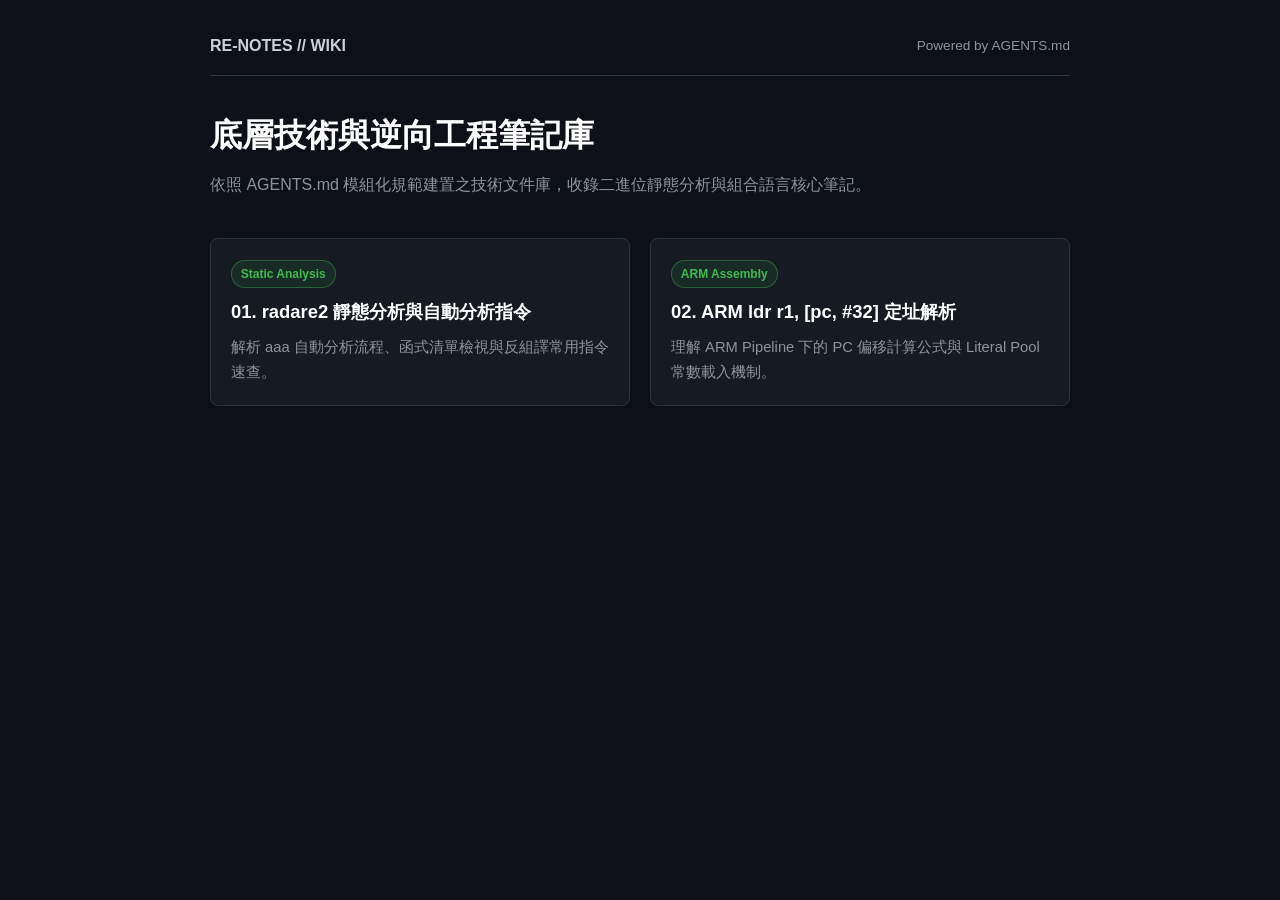
<file: index.html>
<!DOCTYPE html>
<html lang="zh-Hant">
<head>
  <meta charset="UTF-8">
  <meta name="viewport" content="width=device-width, initial-scale=1.0">
  <title>RE & Low-Level Notes | 底層技術筆記庫</title>
  <link rel="stylesheet" href="css/style.css">
</head>
<body>
  <div class="container">
    <nav class="topbar">
      <span><strong>RE-NOTES // WIKI</strong></span>
      <span style="color: var(--text-muted); font-size: 0.85rem;">Powered by AGENTS.md</span>
    </nav>

    <header class="hero">
      <h1>底層技術與逆向工程筆記庫</h1>
      <p>依照 AGENTS.md 模組化規範建置之技術文件庫，收錄二進位靜態分析與組合語言核心筆記。</p>
    </header>

    <section id="notes-grid" class="grid">
      <a class="card" href="notes/01-radare2-basics.html">
        <span class="badge">Static Analysis</span>
        <h2>01. radare2 靜態分析與自動分析指令</h2>
        <p>解析 aaa 自動分析流程、函式清單檢視與反組譯常用指令速查。</p>
      </a>

      <a class="card" href="notes/02-arm-ldr-pc.html">
        <span class="badge">ARM Assembly</span>
        <h2>02. ARM ldr r1, [pc, #32] 定址解析</h2>
        <p>理解 ARM Pipeline 下的 PC 偏移計算公式與 Literal Pool 常數載入機制。</p>
      </a>
    </section>
  </div>
</body>
</html>
</file>
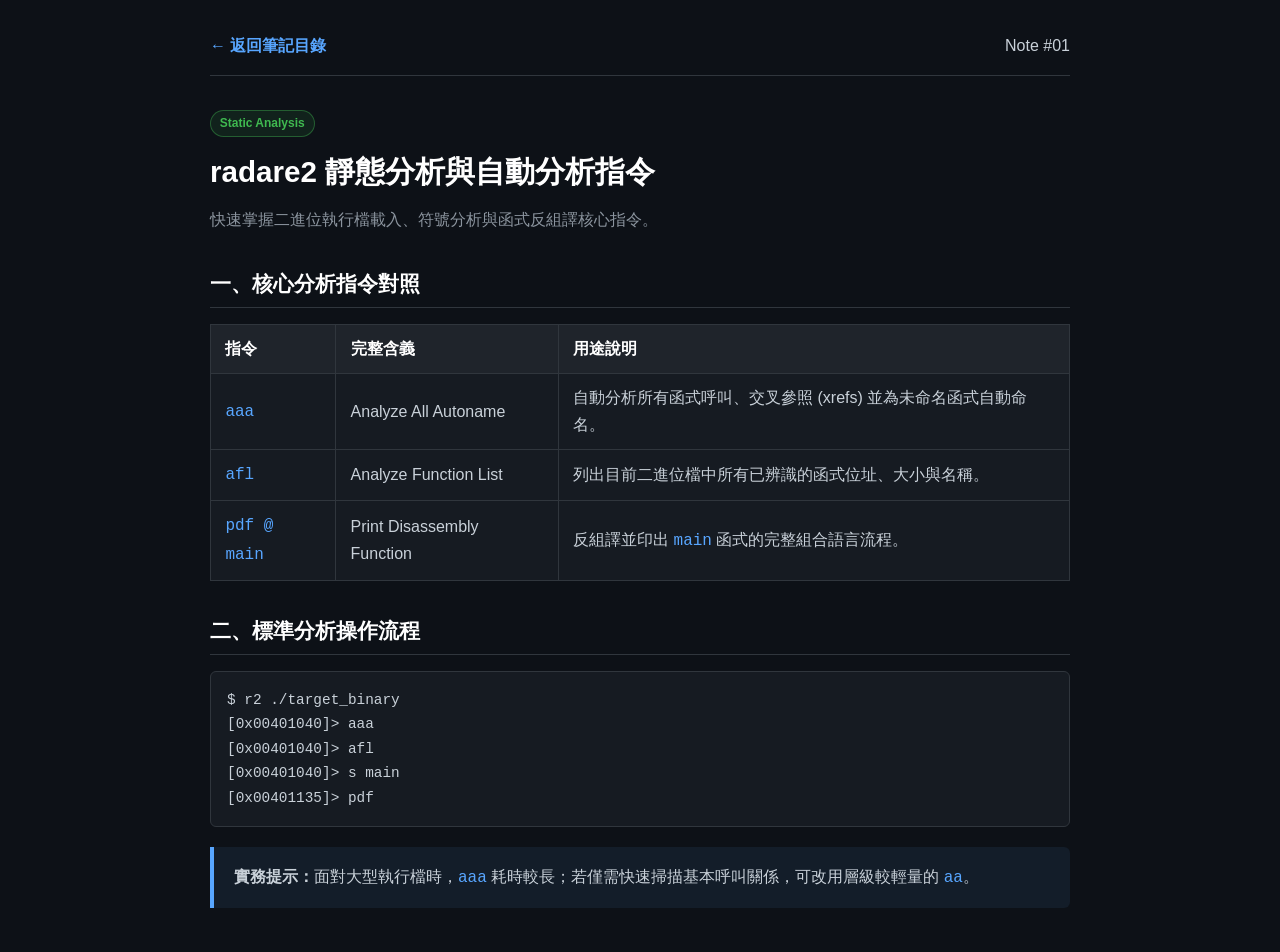
<file: notes/01-radare2-basics.html>
<!DOCTYPE html>
<html lang="zh-Hant">
<head>
  <meta charset="UTF-8">
  <meta name="viewport" content="width=device-width, initial-scale=1.0">
  <title>01. radare2 靜態分析與自動分析指令 | RE Notes</title>
  <link rel="stylesheet" href="../css/style.css">
</head>
<body>
  <div class="container">
    <nav class="topbar">
      <a href="../index.html">← 返回筆記目錄</a>
      <span>Note #01</span>
    </nav>

    <header class="article-header">
      <span class="badge">Static Analysis</span>
      <h1>radare2 靜態分析與自動分析指令</h1>
      <p class="subtitle">快速掌握二進位執行檔載入、符號分析與函式反組譯核心指令。</p>
    </header>

    <article>
      <h2>一、核心分析指令對照</h2>
      <table class="spec-table">
        <thead>
          <tr>
            <th>指令</th>
            <th>完整含義</th>
            <th>用途說明</th>
          </tr>
        </thead>
        <tbody>
          <tr>
            <td><code>aaa</code></td>
            <td>Analyze All Autoname</td>
            <td>自動分析所有函式呼叫、交叉參照 (xrefs) 並為未命名函式自動命名。</td>
          </tr>
          <tr>
            <td><code>afl</code></td>
            <td>Analyze Function List</td>
            <td>列出目前二進位檔中所有已辨識的函式位址、大小與名稱。</td>
          </tr>
          <tr>
            <td><code>pdf @ main</code></td>
            <td>Print Disassembly Function</td>
            <td>反組譯並印出 <code>main</code> 函式的完整組合語言流程。</td>
          </tr>
        </tbody>
      </table>

      <h2>二、標準分析操作流程</h2>
      <pre><code>$ r2 ./target_binary
[0x00401040]&gt; aaa
[0x00401040]&gt; afl
[0x00401040]&gt; s main
[0x00401135]&gt; pdf</code></pre>

      <div class="callout">
        <strong>實務提示：</strong>面對大型執行檔時，<code>aaa</code> 耗時較長；若僅需快速掃描基本呼叫關係，可改用層級較輕量的 <code>aa</code>。
      </div>
    </article>
  </div>
</body>
</html>
</file>
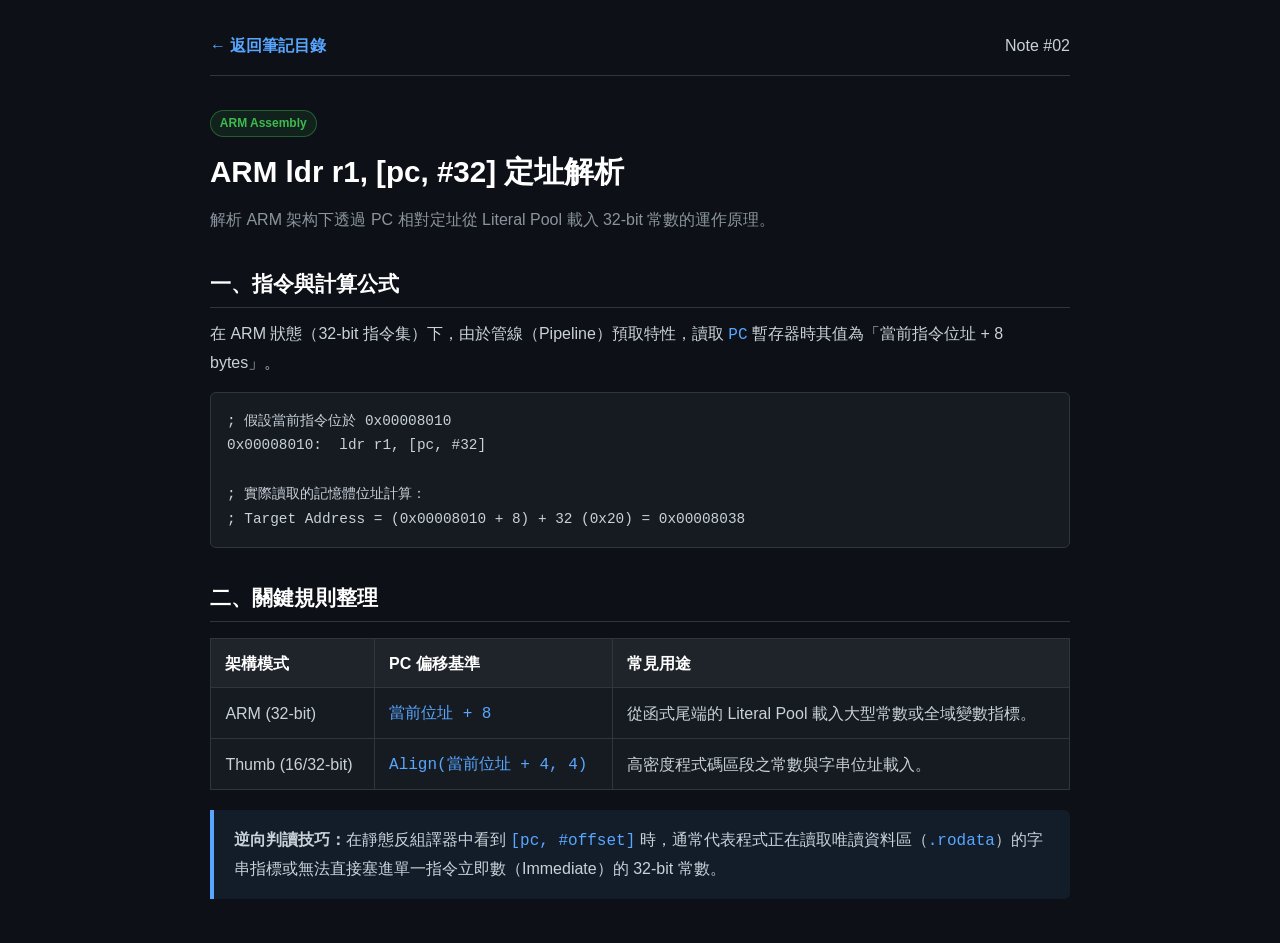
<file: notes/02-arm-ldr-pc.html>
<!DOCTYPE html>
<html lang="zh-Hant">
<head>
  <meta charset="UTF-8">
  <meta name="viewport" content="width=device-width, initial-scale=1.0">
  <title>02. ARM ldr r1, [pc, #32] 定址解析 | RE Notes</title>
  <link rel="stylesheet" href="../css/style.css">
</head>
<body>
  <div class="container">
    <nav class="topbar">
      <a href="../index.html">← 返回筆記目錄</a>
      <span>Note #02</span>
    </nav>

    <header class="article-header">
      <span class="badge">ARM Assembly</span>
      <h1>ARM ldr r1, [pc, #32] 定址解析</h1>
      <p class="subtitle">解析 ARM 架构下透過 PC 相對定址從 Literal Pool 載入 32-bit 常數的運作原理。</p>
    </header>

    <article>
      <h2>一、指令與計算公式</h2>
      <p>在 ARM 狀態（32-bit 指令集）下，由於管線（Pipeline）預取特性，讀取 <code>PC</code> 暫存器時其值為「當前指令位址 + 8 bytes」。</p>

      <pre><code>; 假設當前指令位於 0x00008010
0x00008010:  ldr r1, [pc, #32]

; 實際讀取的記憶體位址計算：
; Target Address = (0x00008010 + 8) + 32 (0x20) = 0x00008038</code></pre>

      <h2>二、關鍵規則整理</h2>
      <table class="spec-table">
        <thead>
          <tr>
            <th>架構模式</th>
            <th>PC 偏移基準</th>
            <th>常見用途</th>
          </tr>
        </thead>
        <tbody>
          <tr>
            <td>ARM (32-bit)</td>
            <td><code>當前位址 + 8</code></td>
            <td>從函式尾端的 Literal Pool 載入大型常數或全域變數指標。</td>
          </tr>
          <tr>
            <td>Thumb (16/32-bit)</td>
            <td><code>Align(當前位址 + 4, 4)</code></td>
            <td>高密度程式碼區段之常數與字串位址載入。</td>
          </tr>
        </tbody>
      </table>

      <div class="callout">
        <strong>逆向判讀技巧：</strong>在靜態反組譯器中看到 <code>[pc, #offset]</code> 時，通常代表程式正在讀取唯讀資料區（<code>.rodata</code>）的字串指標或無法直接塞進單一指令立即數（Immediate）的 32-bit 常數。
      </div>
    </article>
  </div>
</body>
</html>
</file>
<file: css/style.css>
:root {
  --bg-main: #0d1117;
  --bg-card: #161b22;
  --border: #30363d;
  --text-main: #c9d1d9;
  --text-muted: #8b949e;
  --accent: #58a6ff;
  --tag-green: #3fb950;
}

* { box-sizing: border-box; margin: 0; padding: 0; }

body {
  background-color: var(--bg-main);
  color: var(--text-main);
  font-family: -apple-system, BlinkMacSystemFont, "Segoe UI", "Noto Sans TC", sans-serif;
  line-height: 1.7;
  padding: 2rem 1rem;
}

.container { max-width: 860px; margin: 0 auto; }

.topbar {
  padding-bottom: 1rem;
  margin-bottom: 2rem;
  border-bottom: 1px solid var(--border);
  display: flex;
  justify-content: space-between;
  align-items: center;
}

.topbar a { color: var(--accent); text-decoration: none; font-weight: 600; }
.topbar a:hover { text-decoration: underline; }

.hero { margin-bottom: 2.5rem; }
.hero h1 { font-size: 2rem; color: #ffffff; margin-bottom: 0.5rem; }
.hero p { color: var(--text-muted); }

.grid {
  display: grid;
  grid-template-columns: repeat(auto-fill, minmax(280px, 1fr));
  gap: 1.25rem;
}

.card {
  display: block;
  background: var(--bg-card);
  border: 1px solid var(--border);
  border-radius: 8px;
  padding: 1.25rem;
  text-decoration: none;
  color: inherit;
  transition: border-color 0.2s, transform 0.15s;
}

.card:hover { border-color: var(--accent); transform: translateY(-2px); }
.card h2 { font-size: 1.15rem; color: #ffffff; margin: 0.5rem 0; }
.card p { font-size: 0.92rem; color: var(--text-muted); }

.badge {
  display: inline-block;
  font-size: 0.75rem;
  font-weight: 600;
  color: var(--tag-green);
  border: 1px solid rgba(63, 185, 80, 0.4);
  background: rgba(63, 185, 80, 0.1);
  padding: 0.15rem 0.55rem;
  border-radius: 999px;
}

.article-header { margin-bottom: 2rem; }
.article-header h1 { font-size: 1.85rem; color: #ffffff; margin: 0.6rem 0; }
.subtitle { color: var(--text-muted); }

article h2 {
  font-size: 1.3rem;
  color: #ffffff;
  margin: 2rem 0 0.75rem;
  padding-bottom: 0.35rem;
  border-bottom: 1px solid var(--border);
}

pre {
  background: var(--bg-card);
  border: 1px solid var(--border);
  border-radius: 6px;
  padding: 1rem;
  overflow-x: auto;
  margin: 1rem 0;
  font-family: "JetBrains Mono", Consolas, monospace;
  font-size: 0.9rem;
}

code { font-family: "JetBrains Mono", Consolas, monospace; color: var(--accent); }
pre code { color: var(--text-main); }

.callout {
  background: rgba(88, 166, 255, 0.08);
  border-left: 4px solid var(--accent);
  padding: 1rem 1.25rem;
  border-radius: 0 6px 6px 0;
  margin: 1.25rem 0;
}

.spec-table {
  width: 100%;
  border-collapse: collapse;
  margin: 1rem 0;
  background: var(--bg-card);
}

.spec-table th, .spec-table td {
  border: 1px solid var(--border);
  padding: 0.65rem 0.9rem;
  text-align: left;
}

.spec-table th { color: #ffffff; background: rgba(255, 255, 255, 0.04); }
</file>
